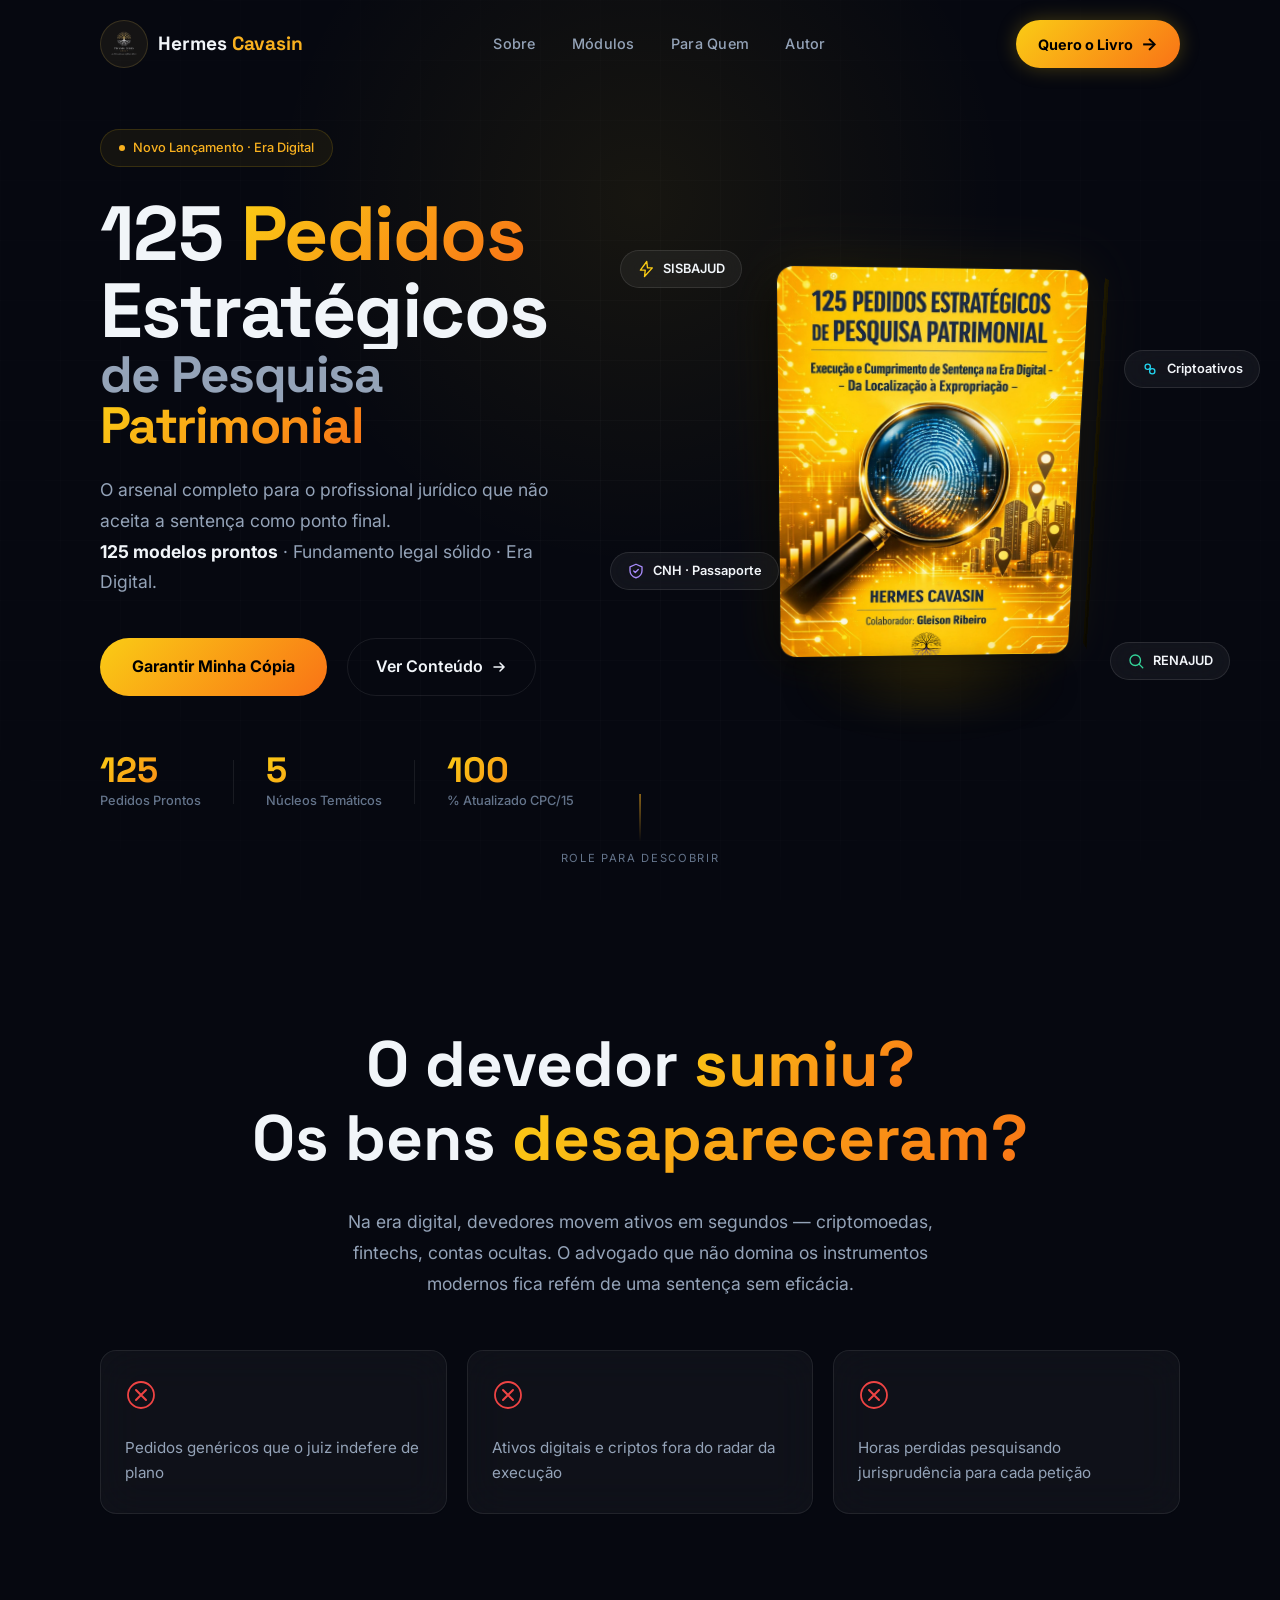
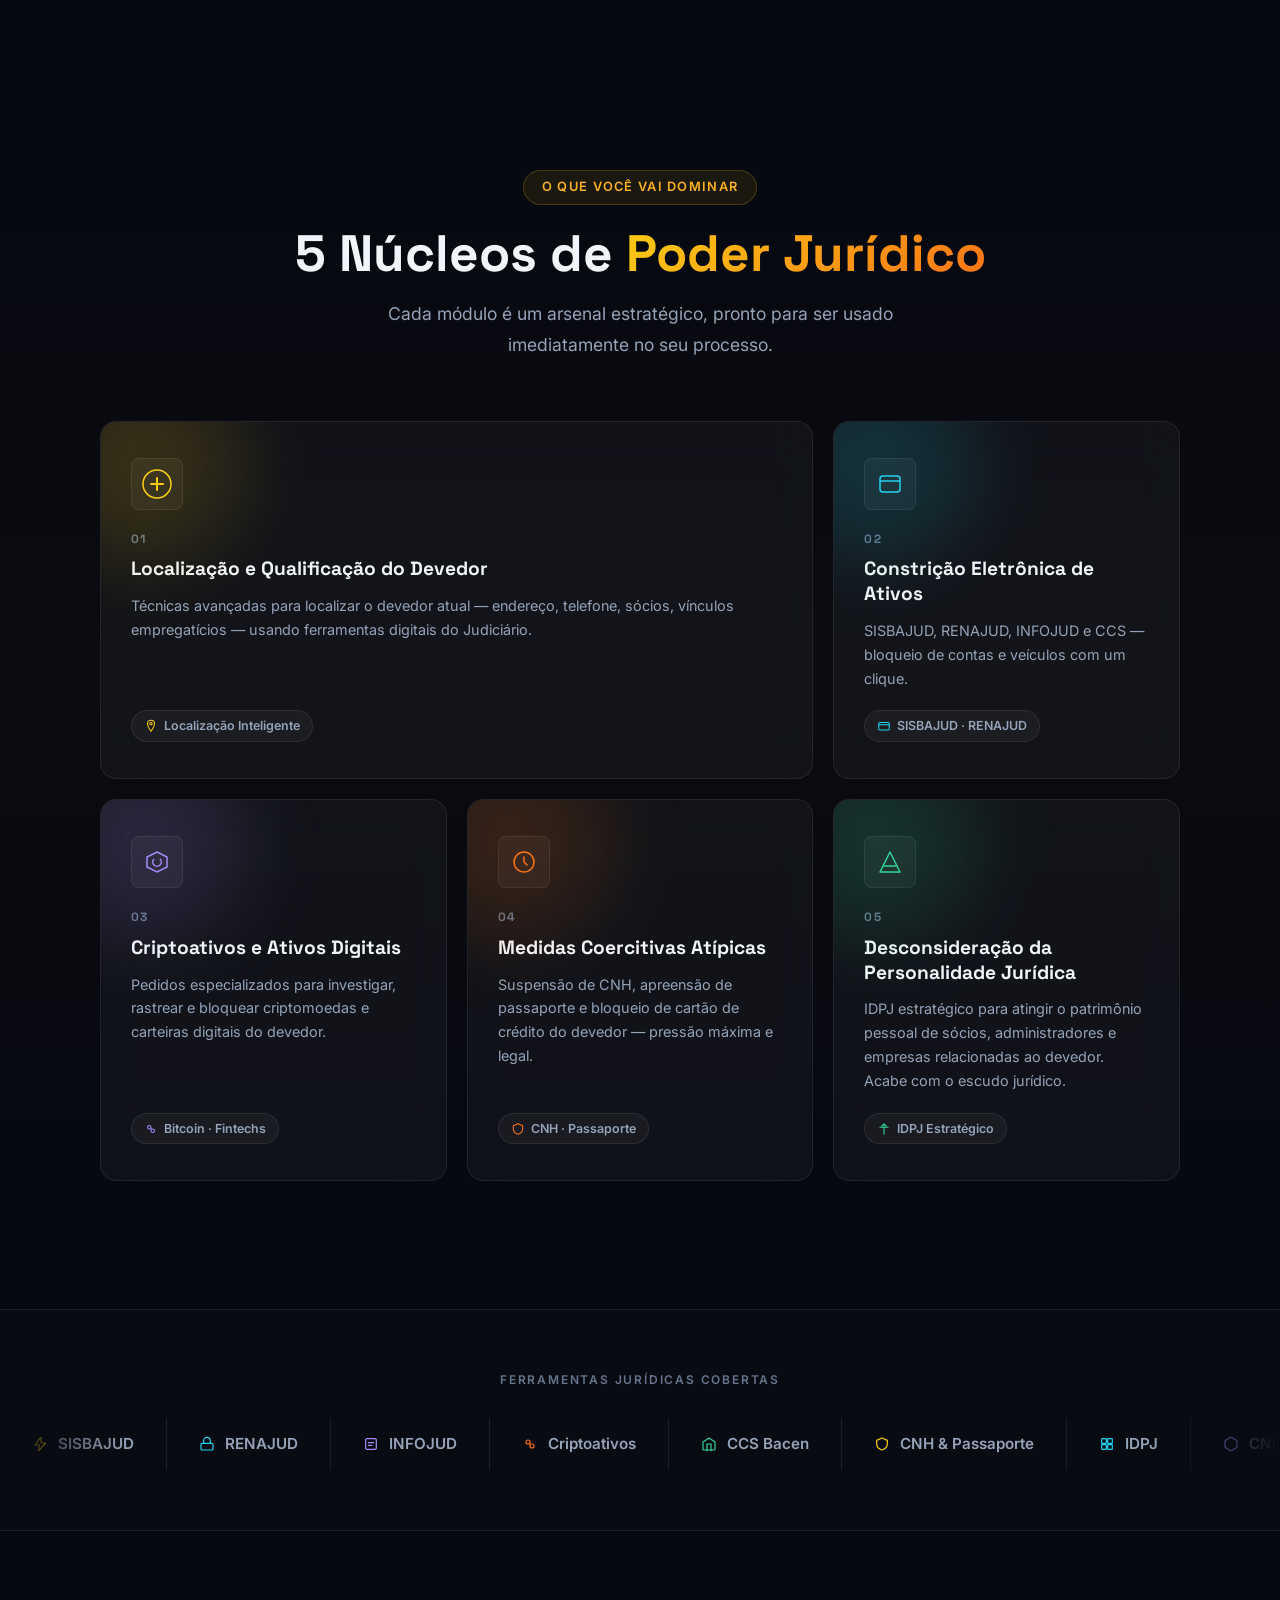
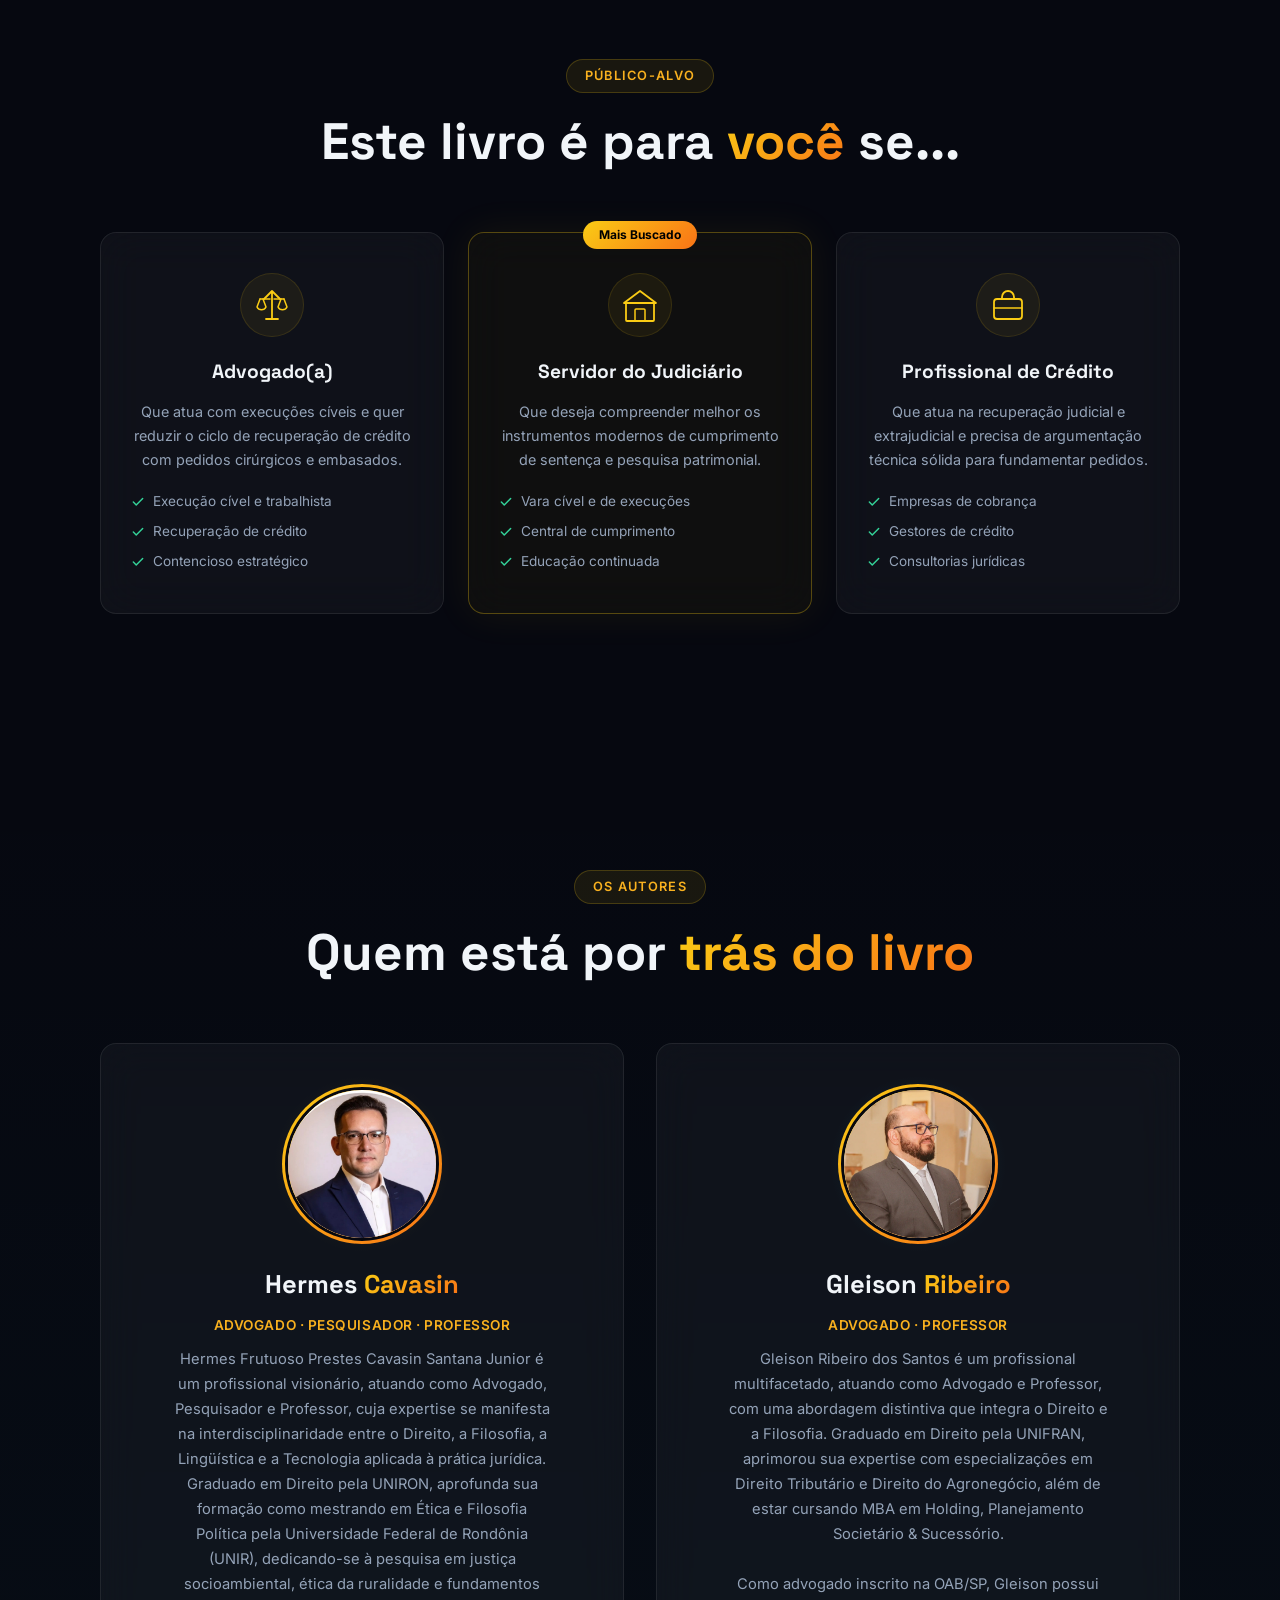
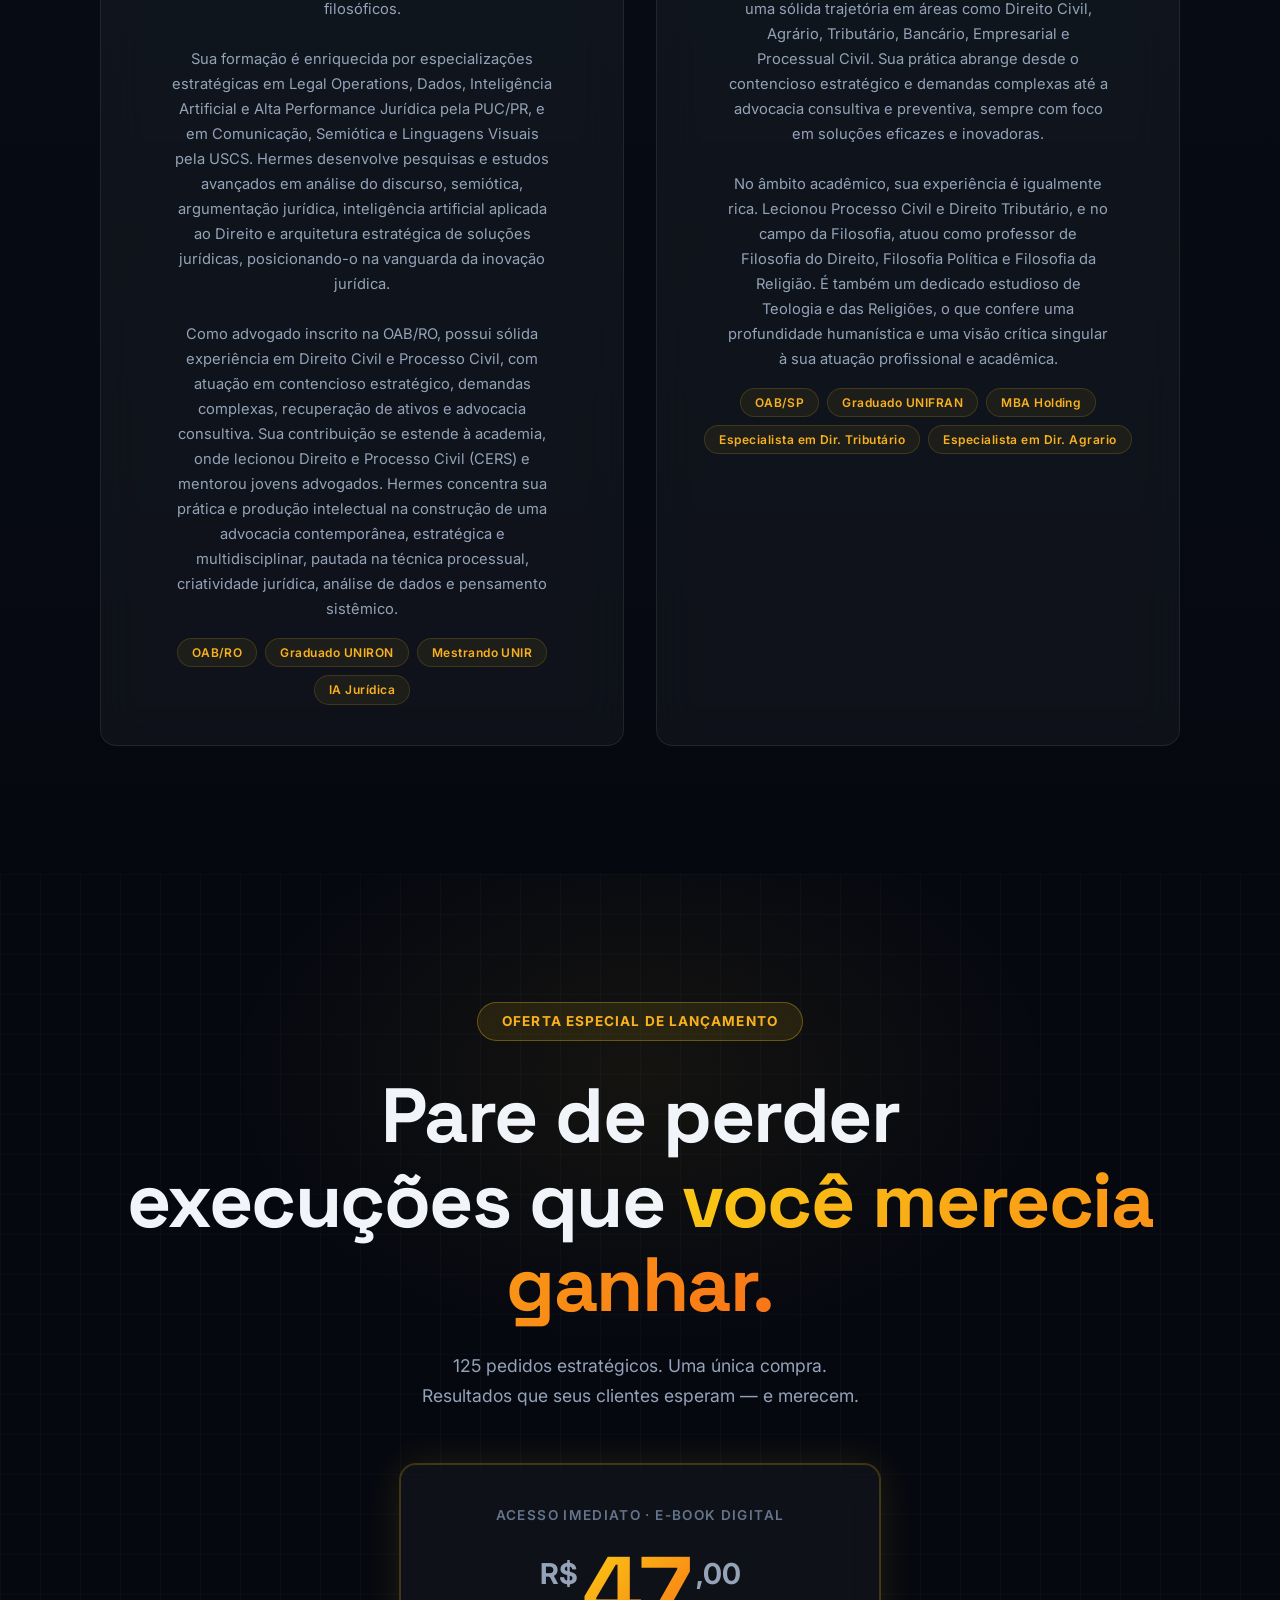
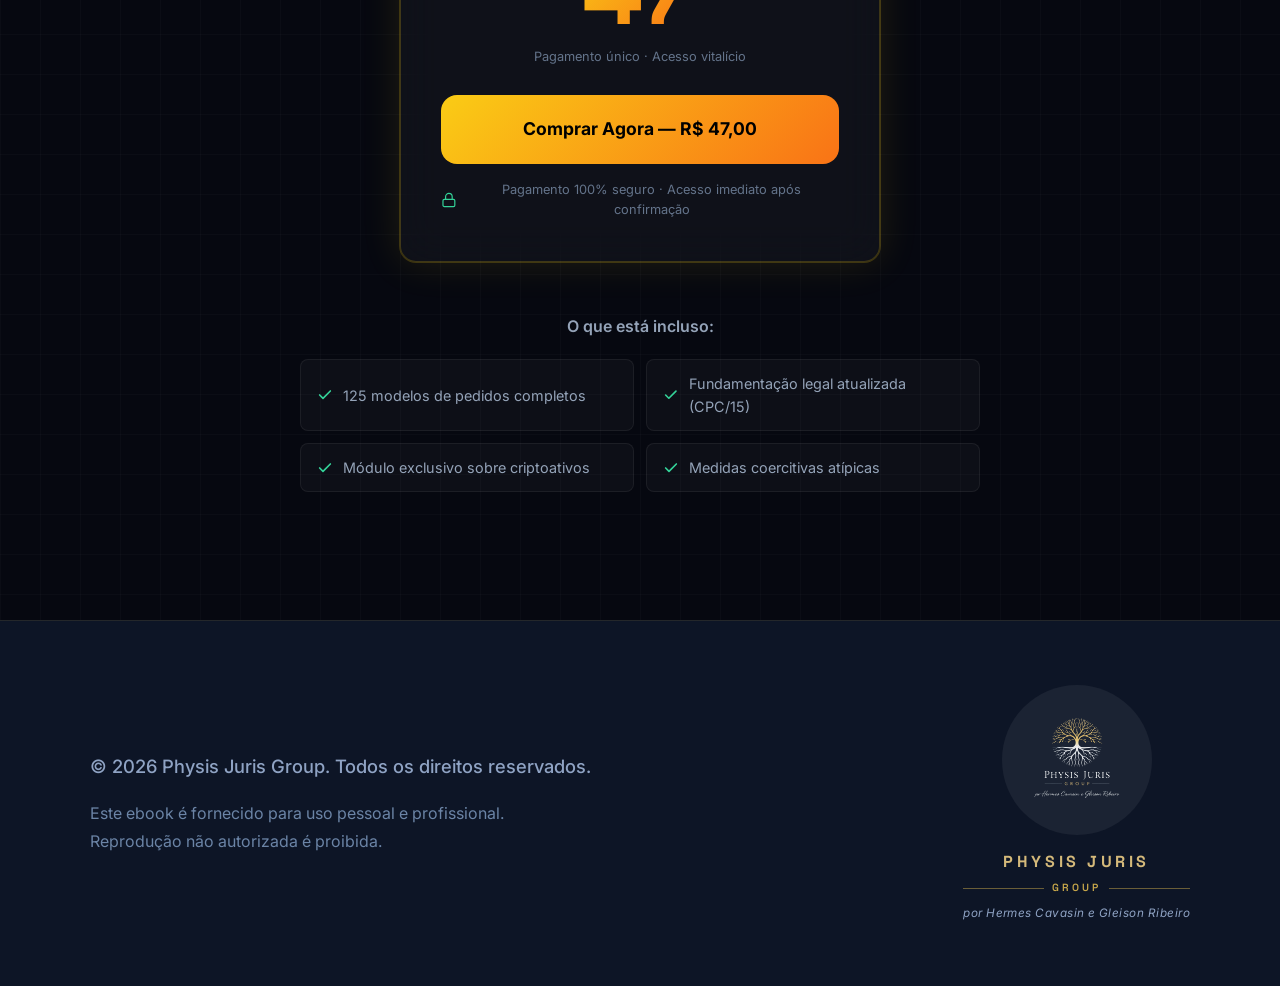
<file: index.html>
<!DOCTYPE html>
<html lang="pt-BR">
<head>
  <meta charset="UTF-8" />
  <meta name="viewport" content="width=device-width, initial-scale=1.0" />
  <title>125 Pedidos Estratégicos de Pesquisa Patrimonial | Hermes Cavasin</title>
  <meta name="description" content="O guia definitivo com 125 pedidos estratégicos para recuperação de crédito na era digital. SISBAJUD, criptoativos, RENAJUD e muito mais — para advogados e profissionais jurídicos." />
  <link rel="preconnect" href="https://fonts.googleapis.com" />
  <link rel="preconnect" href="https://fonts.gstatic.com" crossorigin />
  <link href="https://fonts.googleapis.com/css2?family=Inter:wght@300;400;500;600;700;800;900&family=Space+Grotesk:wght@400;500;600;700&display=swap" rel="stylesheet" />
  <link rel="stylesheet" href="style.css" />
</head>
<body>


  <!-- ===================== NAVBAR ===================== -->
  <nav class="navbar" id="navbar">
    <div class="nav-container">
      <div class="nav-logo">
        <img src="physis_juris_logo.png" alt="Physis Juris Group" class="nav-physis-logo" />
        <span class="logo-text">Hermes <span class="logo-accent">Cavasin</span></span>
      </div>
      <ul class="nav-links">
        <li><a href="#sobre">Sobre</a></li>
        <li><a href="#modulos">Módulos</a></li>
        <li><a href="#para-quem">Para Quem</a></li>
        <li><a href="#autor">Autor</a></li>
      </ul>
      <a href="#cta" class="nav-cta">
        Quero o Livro
        <span class="cta-arrow">→</span>
      </a>
    </div>
  </nav>

  <!-- ===================== HERO ===================== -->
  <section class="hero" id="hero">
    <div class="hero-bg-grid"></div>
    <div class="hero-radial-glow"></div>
    <div class="hero-particles" id="heroParticles"></div>

    <div class="hero-container">
      <div class="hero-content">
        <div class="hero-badge reveal-up">
          <span class="badge-dot"></span>
          <span>Novo Lançamento · Era Digital</span>
        </div>

        <h1 class="hero-title">
          <span class="title-line reveal-up delay-1">
            <span class="word" data-word="125">125</span>
            <span class="word highlight-word" data-word="Pedidos">Pedidos</span>
          </span>
          <span class="title-line reveal-up delay-2">
            <span class="word" data-word="Estratégicos">Estratégicos</span>
          </span>
          <span class="title-line title-sub reveal-up delay-3">
            de Pesquisa <span class="gradient-text">Patrimonial</span>
          </span>
        </h1>

        <p class="hero-subtitle reveal-up delay-4">
          O arsenal completo para o profissional jurídico que não aceita a sentença como ponto final.<br />
          <strong>125 modelos prontos</strong> · Fundamento legal sólido · Era Digital.
        </p>

        <div class="hero-actions reveal-up delay-5">
          <a href="#cta" class="btn-primary magnetic-btn">
            <span class="btn-text">Garantir Minha Cópia</span>
            <span class="btn-shine"></span>
            <span class="btn-bg"></span>
          </a>
          <a href="#modulos" class="btn-secondary">
            Ver Conteúdo
            <svg width="16" height="16" viewBox="0 0 16 16" fill="none"><path d="M3 8h10M9 4l4 4-4 4" stroke="currentColor" stroke-width="1.5" stroke-linecap="round"/></svg>
          </a>
        </div>

        <div class="hero-stats reveal-up delay-6">
          <div class="stat-item">
            <span class="stat-number" data-target="125">0</span>
            <span class="stat-label">Pedidos Prontos</span>
          </div>
          <div class="stat-divider"></div>
          <div class="stat-item">
            <span class="stat-number" data-target="5">0</span>
            <span class="stat-label">Núcleos Temáticos</span>
          </div>
          <div class="stat-divider"></div>
          <div class="stat-item">
            <span class="stat-number" data-target="100">0</span>
            <span class="stat-label">% Atualizado CPC/15</span>
          </div>
        </div>
      </div>

      <div class="hero-visual reveal-right">
        <div class="book-wrapper" id="bookWrapper">
          <div class="book-glow"></div>
          <div class="book-3d" id="book3d">
            <div class="book-front">
              <img src="book_cover.png" alt="125 Pedidos Estratégicos" class="book-cover-img" />
            </div>
            <div class="book-spine"></div>
          </div>
          <div class="book-shadow"></div>
        </div>

        <!-- Floating badges around book — SVG icons profissionais -->
        <div class="float-badge badge-1">
          <!-- Lightning bolt / SISBAJUD -->
          <svg class="fi-icon" width="18" height="18" viewBox="0 0 24 24" fill="none"><path d="M13 2L4.5 13.5H11L10 22L20.5 10.5H14L13 2Z" stroke="#FACC15" stroke-width="1.8" stroke-linejoin="round"/></svg>
          <span>SISBAJUD</span>
        </div>
        <div class="float-badge badge-2">
          <!-- Crypto/chain icon -->
          <svg class="fi-icon" width="18" height="18" viewBox="0 0 24 24" fill="none"><circle cx="9" cy="9" r="3.5" stroke="#22D3EE" stroke-width="1.8"/><circle cx="15" cy="15" r="3.5" stroke="#22D3EE" stroke-width="1.8"/><path d="M11.5 11.5l1 1" stroke="#22D3EE" stroke-width="1.8" stroke-linecap="round"/></svg>
          <span>Criptoativos</span>
        </div>
        <div class="float-badge badge-3">
          <!-- Shield / coercitivas -->
          <svg class="fi-icon" width="18" height="18" viewBox="0 0 24 24" fill="none"><path d="M12 3l8 3.5v5c0 4.5-3.5 8-8 9.5C7.5 19.5 4 16 4 11.5v-5L12 3z" stroke="#A78BFA" stroke-width="1.8" stroke-linejoin="round"/><path d="M9 12l2 2 4-4" stroke="#A78BFA" stroke-width="1.8" stroke-linecap="round" stroke-linejoin="round"/></svg>
          <span>CNH · Passaporte</span>
        </div>
        <div class="float-badge badge-4">
          <!-- Search / RENAJUD -->
          <svg class="fi-icon" width="18" height="18" viewBox="0 0 24 24" fill="none"><circle cx="11" cy="11" r="7" stroke="#34D399" stroke-width="1.8"/><path d="M16.5 16.5L21 21" stroke="#34D399" stroke-width="1.8" stroke-linecap="round"/></svg>
          <span>RENAJUD</span>
        </div>
      </div>
    </div>

    <!-- scroll indicator -->
    <div class="scroll-indicator">
      <div class="scroll-line"></div>
      <span>role para descobrir</span>
    </div>
  </section>

  <!-- ===================== PROBLEM ===================== -->
  <section class="problem-section" id="sobre">
    <div class="section-container">
      <div class="problem-content reveal-up">
        <h2 class="section-title">
          O devedor <span class="gradient-text">sumiu?</span><br />
          Os bens <span class="gradient-text">desapareceram?</span>
        </h2>
        <p class="section-desc">
          Na era digital, devedores movem ativos em segundos — criptomoedas, fintechs, contas ocultas. 
          O advogado que não domina os instrumentos modernos fica refém de uma sentença sem eficácia.
        </p>
        <div class="problem-cards">
          <div class="problem-card glass-card tilt-card">
            <!-- X circle SVG -->
            <div class="problem-icon">
              <svg width="32" height="32" viewBox="0 0 32 32" fill="none"><circle cx="16" cy="16" r="13" stroke="#EF4444" stroke-width="1.8"/><path d="M11 11l10 10M21 11l-10 10" stroke="#EF4444" stroke-width="2" stroke-linecap="round"/></svg>
            </div>
            <p>Pedidos genéricos que o juiz indefere de plano</p>
          </div>
          <div class="problem-card glass-card tilt-card">
            <div class="problem-icon">
              <svg width="32" height="32" viewBox="0 0 32 32" fill="none"><circle cx="16" cy="16" r="13" stroke="#EF4444" stroke-width="1.8"/><path d="M11 11l10 10M21 11l-10 10" stroke="#EF4444" stroke-width="2" stroke-linecap="round"/></svg>
            </div>
            <p>Ativos digitais e criptos fora do radar da execução</p>
          </div>
          <div class="problem-card glass-card tilt-card">
            <div class="problem-icon">
              <svg width="32" height="32" viewBox="0 0 32 32" fill="none"><circle cx="16" cy="16" r="13" stroke="#EF4444" stroke-width="1.8"/><path d="M11 11l10 10M21 11l-10 10" stroke="#EF4444" stroke-width="2" stroke-linecap="round"/></svg>
            </div>
            <p>Horas perdidas pesquisando jurisprudência para cada petição</p>
          </div>
        </div>
      </div>
    </div>
  </section>

  <!-- ===================== MODULES / BENTO GRID ===================== -->
  <section class="modules-section" id="modulos">
    <div class="section-container">
      <div class="section-header reveal-up">
        <span class="section-tag">O Que Você Vai Dominar</span>
        <h2 class="section-title">5 Núcleos de <span class="gradient-text">Poder Jurídico</span></h2>
        <p class="section-desc">Cada módulo é um arsenal estratégico, pronto para ser usado imediatamente no seu processo.</p>
      </div>

      <div class="bento-grid reveal-up">

        <!-- Card 1 - Large -->
        <div class="bento-card bento-large glass-card tilt-card" data-color="#FACC15">
          <div class="bento-glow" style="--glow-color: rgba(250,204,21,0.15)"></div>
          <div class="bento-icon-wrap" style="--icon-color: #FACC15">
            <svg width="32" height="32" viewBox="0 0 32 32" fill="none"><circle cx="16" cy="16" r="14" stroke="#FACC15" stroke-width="1.5"/><path d="M10 16h12M16 10v12" stroke="#FACC15" stroke-width="2" stroke-linecap="round"/></svg>
          </div>
          <div class="bento-number">01</div>
          <h3 class="bento-title">Localização e Qualificação do Devedor</h3>
          <p class="bento-desc">Técnicas avançadas para localizar o devedor atual — endereço, telefone, sócios, vínculos empregatícios — usando ferramentas digitais do Judiciário.</p>
          <div class="bento-tag">
            <!-- Pin SVG -->
            <svg width="14" height="14" viewBox="0 0 24 24" fill="none"><path d="M12 2C8.69 2 6 4.69 6 8c0 4.5 6 13 6 13s6-8.5 6-13c0-3.31-2.69-6-6-6z" stroke="#FACC15" stroke-width="1.8"/><circle cx="12" cy="8" r="2" stroke="#FACC15" stroke-width="1.8"/></svg>
            Localização Inteligente
          </div>
        </div>

        <!-- Card 2 -->
        <div class="bento-card glass-card tilt-card" data-color="#22D3EE">
          <div class="bento-glow" style="--glow-color: rgba(34,211,238,0.15)"></div>
          <div class="bento-icon-wrap" style="--icon-color: #22D3EE">
            <svg width="28" height="28" viewBox="0 0 28 28" fill="none"><rect x="4" y="6" width="20" height="16" rx="3" stroke="#22D3EE" stroke-width="1.5"/><path d="M4 11h20" stroke="#22D3EE" stroke-width="1.5"/></svg>
          </div>
          <div class="bento-number">02</div>
          <h3 class="bento-title">Constrição Eletrônica de Ativos</h3>
          <p class="bento-desc">SISBAJUD, RENAJUD, INFOJUD e CCS — bloqueio de contas e veículos com um clique.</p>
          <div class="bento-tag">
            <svg width="14" height="14" viewBox="0 0 24 24" fill="none"><rect x="3" y="6" width="18" height="13" rx="2" stroke="#22D3EE" stroke-width="1.8"/><path d="M3 10h18" stroke="#22D3EE" stroke-width="1.8"/></svg>
            SISBAJUD · RENAJUD
          </div>
        </div>

        <!-- Card 3 -->
        <div class="bento-card glass-card tilt-card" data-color="#A78BFA">
          <div class="bento-glow" style="--glow-color: rgba(167,139,250,0.15)"></div>
          <div class="bento-icon-wrap" style="--icon-color: #A78BFA">
            <svg width="28" height="28" viewBox="0 0 28 28" fill="none"><path d="M14 4 L24 9 L24 19 L14 24 L4 19 L4 9 Z" stroke="#A78BFA" stroke-width="1.5"/><path d="M14 14 m-3,-3 a4.24,4.24 0 1 0 6,0" stroke="#A78BFA" stroke-width="1.5"/></svg>
          </div>
          <div class="bento-number">03</div>
          <h3 class="bento-title">Criptoativos e Ativos Digitais</h3>
          <p class="bento-desc">Pedidos especializados para investigar, rastrear e bloquear criptomoedas e carteiras digitais do devedor.</p>
          <div class="bento-tag">
            <svg width="14" height="14" viewBox="0 0 24 24" fill="none"><circle cx="9" cy="9" r="3" stroke="#A78BFA" stroke-width="1.8"/><circle cx="15" cy="15" r="3" stroke="#A78BFA" stroke-width="1.8"/><path d="M11.5 11.5l1 1" stroke="#A78BFA" stroke-width="1.8" stroke-linecap="round"/></svg>
            Bitcoin · Fintechs
          </div>
        </div>

        <!-- Card 4 -->
        <div class="bento-card glass-card tilt-card" data-color="#F97316">
          <div class="bento-glow" style="--glow-color: rgba(249,115,22,0.15)"></div>
          <div class="bento-icon-wrap" style="--icon-color: #F97316">
            <svg width="28" height="28" viewBox="0 0 28 28" fill="none"><circle cx="14" cy="14" r="10" stroke="#F97316" stroke-width="1.5"/><path d="M14 9v5l3 3" stroke="#F97316" stroke-width="1.5" stroke-linecap="round"/></svg>
          </div>
          <div class="bento-number">04</div>
          <h3 class="bento-title">Medidas Coercitivas Atípicas</h3>
          <p class="bento-desc">Suspensão de CNH, apreensão de passaporte e bloqueio de cartão de crédito do devedor — pressão máxima e legal.</p>
          <div class="bento-tag">
            <svg width="14" height="14" viewBox="0 0 24 24" fill="none"><path d="M12 3l8 3.5v5c0 4.5-3.5 8-8 9.5C7.5 19.5 4 16 4 11.5v-5L12 3z" stroke="#F97316" stroke-width="1.8" stroke-linejoin="round"/></svg>
            CNH · Passaporte
          </div>
        </div>

        <!-- Card 5 - Large -->
        <div class="bento-card glass-card tilt-card" data-color="#34D399">
          <div class="bento-glow" style="--glow-color: rgba(52,211,153,0.15)"></div>
          <div class="bento-icon-wrap" style="--icon-color: #34D399">
            <svg width="32" height="32" viewBox="0 0 32 32" fill="none"><path d="M6 26 L16 6 L26 26 Z" stroke="#34D399" stroke-width="1.5" stroke-linejoin="round"/><path d="M10 20 h12" stroke="#34D399" stroke-width="1.5" stroke-linecap="round"/></svg>
          </div>
          <div class="bento-number">05</div>
          <h3 class="bento-title">Desconsideração da Personalidade Jurídica</h3>
          <p class="bento-desc">IDPJ estratégico para atingir o patrimônio pessoal de sócios, administradores e empresas relacionadas ao devedor. Acabe com o escudo jurídico.</p>
          <div class="bento-tag">
            <svg width="14" height="14" viewBox="0 0 24 24" fill="none"><path d="M12 3v18M12 3l-4 4M12 3l4 4" stroke="#34D399" stroke-width="1.8" stroke-linecap="round" stroke-linejoin="round"/><path d="M5 9h14" stroke="#34D399" stroke-width="1.8" stroke-linecap="round"/></svg>
            IDPJ Estratégico
          </div>
        </div>

      </div>
    </div>
  </section>

  <!-- ===================== MARQUEE / SHOWCASE ===================== -->
  <section class="marquee-section">
    <div class="marquee-label reveal-up">Ferramentas Jurídicas Cobertas</div>
    <div class="marquee-wrapper">
      <div class="marquee-track">
        <div class="marquee-item"><svg class="mq-icon" width="16" height="16" viewBox="0 0 24 24" fill="none"><path d="M13 2L4.5 13.5H11L10 22L20.5 10.5H14L13 2Z" stroke="#FACC15" stroke-width="1.8" stroke-linejoin="round"/></svg> SISBAJUD</div>
        <div class="marquee-item"><svg class="mq-icon" width="16" height="16" viewBox="0 0 24 24" fill="none"><rect x="3" y="11" width="18" height="10" rx="2" stroke="#22D3EE" stroke-width="1.8"/><path d="M7 11V7a5 5 0 0 1 10 0v4" stroke="#22D3EE" stroke-width="1.8" stroke-linecap="round"/></svg> RENAJUD</div>
        <div class="marquee-item"><svg class="mq-icon" width="16" height="16" viewBox="0 0 24 24" fill="none"><rect x="4" y="4" width="16" height="16" rx="2" stroke="#A78BFA" stroke-width="1.8"/><path d="M8 10h8M8 14h5" stroke="#A78BFA" stroke-width="1.8" stroke-linecap="round"/></svg> INFOJUD</div>
        <div class="marquee-item"><svg class="mq-icon" width="16" height="16" viewBox="0 0 24 24" fill="none"><circle cx="9" cy="9" r="3" stroke="#F97316" stroke-width="1.8"/><circle cx="15" cy="15" r="3" stroke="#F97316" stroke-width="1.8"/><path d="M11.5 11.5l1 1" stroke="#F97316" stroke-width="1.8" stroke-linecap="round"/></svg> Criptoativos</div>
        <div class="marquee-item"><svg class="mq-icon" width="16" height="16" viewBox="0 0 24 24" fill="none"><path d="M3 9l9-6 9 6v11a1 1 0 0 1-1 1H4a1 1 0 0 1-1-1V9z" stroke="#34D399" stroke-width="1.8" stroke-linejoin="round"/><path d="M9 22V12h6v10" stroke="#34D399" stroke-width="1.8" stroke-linecap="round"/></svg> CCS Bacen</div>
        <div class="marquee-item"><svg class="mq-icon" width="16" height="16" viewBox="0 0 24 24" fill="none"><path d="M12 3l8 3.5v5c0 4.5-3.5 8-8 9.5C7.5 19.5 4 16 4 11.5v-5L12 3z" stroke="#FACC15" stroke-width="1.8" stroke-linejoin="round"/></svg> CNH &amp; Passaporte</div>
        <div class="marquee-item"><svg class="mq-icon" width="16" height="16" viewBox="0 0 24 24" fill="none"><rect x="4" y="4" width="7" height="7" rx="1" stroke="#22D3EE" stroke-width="1.8"/><rect x="13" y="4" width="7" height="7" rx="1" stroke="#22D3EE" stroke-width="1.8"/><rect x="4" y="13" width="7" height="7" rx="1" stroke="#22D3EE" stroke-width="1.8"/><rect x="13" y="13" width="7" height="7" rx="1" stroke="#22D3EE" stroke-width="1.8"/></svg> IDPJ</div>
        <div class="marquee-item"><svg class="mq-icon" width="16" height="16" viewBox="0 0 24 24" fill="none"><path d="M21 16V8a2 2 0 0 0-1-1.73l-7-4a2 2 0 0 0-2 0l-7 4A2 2 0 0 0 3 8v8a2 2 0 0 0 1 1.73l7 4a2 2 0 0 0 2 0l7-4A2 2 0 0 0 21 16z" stroke="#A78BFA" stroke-width="1.8" stroke-linejoin="round"/></svg> CNIB</div>
        <div class="marquee-item"><svg class="mq-icon" width="16" height="16" viewBox="0 0 24 24" fill="none"><rect x="5" y="2" width="14" height="20" rx="2" stroke="#F97316" stroke-width="1.8"/><path d="M9 7h6M9 11h6M9 15h4" stroke="#F97316" stroke-width="1.8" stroke-linecap="round"/></svg> Fintechs</div>
        <div class="marquee-item"><svg class="mq-icon" width="16" height="16" viewBox="0 0 24 24" fill="none"><rect x="3" y="11" width="18" height="10" rx="2" stroke="#34D399" stroke-width="1.8"/><path d="M7 11V7a5 5 0 0 1 10 0v4" stroke="#34D399" stroke-width="1.8" stroke-linecap="round"/></svg> Carteiras Digitais</div>
        <!-- Duplicate for infinite scroll -->
        <div class="marquee-item"><svg class="mq-icon" width="16" height="16" viewBox="0 0 24 24" fill="none"><path d="M13 2L4.5 13.5H11L10 22L20.5 10.5H14L13 2Z" stroke="#FACC15" stroke-width="1.8" stroke-linejoin="round"/></svg> SISBAJUD</div>
        <div class="marquee-item"><svg class="mq-icon" width="16" height="16" viewBox="0 0 24 24" fill="none"><rect x="3" y="11" width="18" height="10" rx="2" stroke="#22D3EE" stroke-width="1.8"/><path d="M7 11V7a5 5 0 0 1 10 0v4" stroke="#22D3EE" stroke-width="1.8" stroke-linecap="round"/></svg> RENAJUD</div>
        <div class="marquee-item"><svg class="mq-icon" width="16" height="16" viewBox="0 0 24 24" fill="none"><rect x="4" y="4" width="16" height="16" rx="2" stroke="#A78BFA" stroke-width="1.8"/><path d="M8 10h8M8 14h5" stroke="#A78BFA" stroke-width="1.8" stroke-linecap="round"/></svg> INFOJUD</div>
        <div class="marquee-item"><svg class="mq-icon" width="16" height="16" viewBox="0 0 24 24" fill="none"><circle cx="9" cy="9" r="3" stroke="#F97316" stroke-width="1.8"/><circle cx="15" cy="15" r="3" stroke="#F97316" stroke-width="1.8"/><path d="M11.5 11.5l1 1" stroke="#F97316" stroke-width="1.8" stroke-linecap="round"/></svg> Criptoativos</div>
        <div class="marquee-item"><svg class="mq-icon" width="16" height="16" viewBox="0 0 24 24" fill="none"><path d="M3 9l9-6 9 6v11a1 1 0 0 1-1 1H4a1 1 0 0 1-1-1V9z" stroke="#34D399" stroke-width="1.8" stroke-linejoin="round"/><path d="M9 22V12h6v10" stroke="#34D399" stroke-width="1.8" stroke-linecap="round"/></svg> CCS Bacen</div>
        <div class="marquee-item"><svg class="mq-icon" width="16" height="16" viewBox="0 0 24 24" fill="none"><path d="M12 3l8 3.5v5c0 4.5-3.5 8-8 9.5C7.5 19.5 4 16 4 11.5v-5L12 3z" stroke="#FACC15" stroke-width="1.8" stroke-linejoin="round"/></svg> CNH &amp; Passaporte</div>
        <div class="marquee-item"><svg class="mq-icon" width="16" height="16" viewBox="0 0 24 24" fill="none"><rect x="4" y="4" width="7" height="7" rx="1" stroke="#22D3EE" stroke-width="1.8"/><rect x="13" y="4" width="7" height="7" rx="1" stroke="#22D3EE" stroke-width="1.8"/><rect x="4" y="13" width="7" height="7" rx="1" stroke="#22D3EE" stroke-width="1.8"/><rect x="13" y="13" width="7" height="7" rx="1" stroke="#22D3EE" stroke-width="1.8"/></svg> IDPJ</div>
        <div class="marquee-item"><svg class="mq-icon" width="16" height="16" viewBox="0 0 24 24" fill="none"><path d="M21 16V8a2 2 0 0 0-1-1.73l-7-4a2 2 0 0 0-2 0l-7 4A2 2 0 0 0 3 8v8a2 2 0 0 0 1 1.73l7 4a2 2 0 0 0 2 0l7-4A2 2 0 0 0 21 16z" stroke="#A78BFA" stroke-width="1.8" stroke-linejoin="round"/></svg> CNIB</div>
        <div class="marquee-item"><svg class="mq-icon" width="16" height="16" viewBox="0 0 24 24" fill="none"><rect x="5" y="2" width="14" height="20" rx="2" stroke="#F97316" stroke-width="1.8"/><path d="M9 7h6M9 11h6M9 15h4" stroke="#F97316" stroke-width="1.8" stroke-linecap="round"/></svg> Fintechs</div>
        <div class="marquee-item"><svg class="mq-icon" width="16" height="16" viewBox="0 0 24 24" fill="none"><rect x="3" y="11" width="18" height="10" rx="2" stroke="#34D399" stroke-width="1.8"/><path d="M7 11V7a5 5 0 0 1 10 0v4" stroke="#34D399" stroke-width="1.8" stroke-linecap="round"/></svg> Carteiras Digitais</div>
      </div>
    </div>
  </section>

  <!-- ===================== FOR WHOM ===================== -->
  <section class="for-whom-section" id="para-quem">
    <div class="section-container">
      <div class="section-header reveal-up">
        <span class="section-tag">Público-Alvo</span>
        <h2 class="section-title">Este livro é para <span class="gradient-text">você</span> se...</h2>
      </div>
      <div class="audience-grid reveal-up">
        <div class="audience-card glass-card tilt-card">
          <div class="aud-icon-wrap">
            <!-- Scales of justice SVG -->
            <svg width="40" height="40" viewBox="0 0 40 40" fill="none"><path d="M20 6v28M20 6l-8 8M20 6l8 8" stroke="#FACC15" stroke-width="1.8" stroke-linecap="round" stroke-linejoin="round"/><path d="M8 14h10M22 14h10" stroke="#FACC15" stroke-width="1.5" stroke-linecap="round"/><path d="M8 14l-3 8a5 5 0 0 0 9 0L11 14" stroke="#FACC15" stroke-width="1.5" stroke-linecap="round" stroke-linejoin="round"/><path d="M29 14l-3 8a5 5 0 0 0 9 0L32 14" stroke="#FACC15" stroke-width="1.5" stroke-linecap="round" stroke-linejoin="round"/><path d="M14 34h12" stroke="#FACC15" stroke-width="1.8" stroke-linecap="round"/></svg>
          </div>
          <h3>Advogado(a)</h3>
          <p>Que atua com execuções cíveis e quer reduzir o ciclo de recuperação de crédito com pedidos cirúrgicos e embasados.</p>
          <ul>
            <li>
              <svg width="14" height="14" viewBox="0 0 24 24" fill="none"><path d="M20 6L9 17l-5-5" stroke="#34D399" stroke-width="2.5" stroke-linecap="round" stroke-linejoin="round"/></svg>
              Execução cível e trabalhista
            </li>
            <li>
              <svg width="14" height="14" viewBox="0 0 24 24" fill="none"><path d="M20 6L9 17l-5-5" stroke="#34D399" stroke-width="2.5" stroke-linecap="round" stroke-linejoin="round"/></svg>
              Recuperação de crédito
            </li>
            <li>
              <svg width="14" height="14" viewBox="0 0 24 24" fill="none"><path d="M20 6L9 17l-5-5" stroke="#34D399" stroke-width="2.5" stroke-linecap="round" stroke-linejoin="round"/></svg>
              Contencioso estratégico
            </li>
          </ul>
        </div>
        <div class="audience-card glass-card tilt-card featured-card">
          <div class="featured-badge">Mais Buscado</div>
          <div class="aud-icon-wrap">
            <!-- Building/courthouse SVG -->
            <svg width="40" height="40" viewBox="0 0 40 40" fill="none"><rect x="6" y="18" width="28" height="18" rx="1" stroke="#FACC15" stroke-width="1.8"/><path d="M4 18h32M20 6l16 12H4L20 6z" stroke="#FACC15" stroke-width="1.8" stroke-linejoin="round"/><rect x="15" y="24" width="10" height="12" rx="1" stroke="#FACC15" stroke-width="1.5"/></svg>
          </div>
          <h3>Servidor do Judiciário</h3>
          <p>Que deseja compreender melhor os instrumentos modernos de cumprimento de sentença e pesquisa patrimonial.</p>
          <ul>
            <li>
              <svg width="14" height="14" viewBox="0 0 24 24" fill="none"><path d="M20 6L9 17l-5-5" stroke="#34D399" stroke-width="2.5" stroke-linecap="round" stroke-linejoin="round"/></svg>
              Vara cível e de execuções
            </li>
            <li>
              <svg width="14" height="14" viewBox="0 0 24 24" fill="none"><path d="M20 6L9 17l-5-5" stroke="#34D399" stroke-width="2.5" stroke-linecap="round" stroke-linejoin="round"/></svg>
              Central de cumprimento
            </li>
            <li>
              <svg width="14" height="14" viewBox="0 0 24 24" fill="none"><path d="M20 6L9 17l-5-5" stroke="#34D399" stroke-width="2.5" stroke-linecap="round" stroke-linejoin="round"/></svg>
              Educação continuada
            </li>
          </ul>
        </div>
        <div class="audience-card glass-card tilt-card">
          <div class="aud-icon-wrap">
            <!-- Briefcase SVG -->
            <svg width="40" height="40" viewBox="0 0 40 40" fill="none"><rect x="6" y="14" width="28" height="20" rx="3" stroke="#FACC15" stroke-width="1.8"/><path d="M14 14v-2a6 6 0 0 1 12 0v2" stroke="#FACC15" stroke-width="1.8" stroke-linecap="round"/><path d="M6 23h28" stroke="#FACC15" stroke-width="1.5" stroke-linecap="round"/></svg>
          </div>
          <h3>Profissional de Crédito</h3>
          <p>Que atua na recuperação judicial e extrajudicial e precisa de argumentação técnica sólida para fundamentar pedidos.</p>
          <ul>
            <li>
              <svg width="14" height="14" viewBox="0 0 24 24" fill="none"><path d="M20 6L9 17l-5-5" stroke="#34D399" stroke-width="2.5" stroke-linecap="round" stroke-linejoin="round"/></svg>
              Empresas de cobrança
            </li>
            <li>
              <svg width="14" height="14" viewBox="0 0 24 24" fill="none"><path d="M20 6L9 17l-5-5" stroke="#34D399" stroke-width="2.5" stroke-linecap="round" stroke-linejoin="round"/></svg>
              Gestores de crédito
            </li>
            <li>
              <svg width="14" height="14" viewBox="0 0 24 24" fill="none"><path d="M20 6L9 17l-5-5" stroke="#34D399" stroke-width="2.5" stroke-linecap="round" stroke-linejoin="round"/></svg>
              Consultorias jurídicas
            </li>
          </ul>
        </div>
      </div>
    </div>
  </section>

  <!-- ===================== AUTHOR ===================== -->
  <section class="author-section" id="autor">
    <div class="section-container">
      <div class="section-header reveal-up">
        <span class="section-tag">Os Autores</span>
        <h2 class="section-title">Quem está por <span class="gradient-text">trás do livro</span></h2>
      </div>

      <div class="authors-grid reveal-up">

        <!-- Hermes Cavasin -->
        <div class="author-card glass-card">
          <div class="author-photo-wrap">
            <div class="author-photo-ring">
              <img src="hermes_cavasin.jpg" alt="Hermes Cavasin" class="author-photo" />
            </div>
            <div class="author-photo-glow"></div>
          </div>
          <div class="author-card-content">
            <h3 class="author-name">Hermes <span class="gradient-text">Cavasin</span></h3>
            <p class="author-role">Advogado · Pesquisador · Professor</p>
            <p class="author-bio-text">
              Hermes Frutuoso Prestes Cavasin Santana Junior é um profissional visionário, atuando como Advogado, Pesquisador e Professor, cuja expertise se manifesta na interdisciplinaridade entre o Direito, a Filosofia, a Lingüística e a Tecnologia aplicada à prática jurídica. Graduado em Direito pela UNIRON, aprofunda sua formação como mestrando em Ética e Filosofia Política pela Universidade Federal de Rondônia (UNIR), dedicando-se à pesquisa em justiça socioambiental, ética da ruralidade e fundamentos filosóficos.
              <br><br>Sua formação é enriquecida por especializações estratégicas em Legal Operations, Dados, Inteligência Artificial e Alta Performance Jurídica pela PUC/PR, e em Comunicação, Semiótica e Linguagens Visuais pela USCS. Hermes desenvolve pesquisas e estudos avançados em análise do discurso, semiótica, argumentação jurídica, inteligência artificial aplicada ao Direito e arquitetura estratégica de soluções jurídicas, posicionando-o na vanguarda da inovação jurídica.
              <br><br>Como advogado inscrito na OAB/RO, possui sólida experiência em Direito Civil e Processo Civil, com atuação em contencioso estratégico, demandas complexas, recuperação de ativos e advocacia consultiva. Sua contribuição se estende à academia, onde lecionou Direito e Processo Civil (CERS) e mentorou jovens advogados. Hermes concentra sua prática e produção intelectual na construção de uma advocacia contemporânea, estratégica e multidisciplinar, pautada na técnica processual, criatividade jurídica, análise de dados e pensamento sistêmico.
            </p>
            <div class="author-tags">
              <span class="author-tag">OAB/RO</span>
              <span class="author-tag">Graduado UNIRON</span>
              <span class="author-tag">Mestrando UNIR</span>
              <span class="author-tag">IA Jurídica</span>
            </div>
          </div>
        </div>

        <!-- Gleison Ribeiro -->
        <div class="author-card glass-card">
          <div class="author-photo-wrap">
            <div class="author-photo-ring">
              <img src="gleison_ribeiro.jpg" alt="Gleison Ribeiro" class="author-photo" />
            </div>
            <div class="author-photo-glow" style="--glow: rgba(34,211,238,0.15)"></div>
          </div>
          <div class="author-card-content">
            <h3 class="author-name">Gleison <span class="gradient-text">Ribeiro</span></h3>
            <p class="author-role">Advogado · Professor </p>
            <p class="author-bio-text">
              Gleison Ribeiro dos Santos é um profissional multifacetado, atuando como Advogado e Professor, com uma abordagem distintiva que integra o Direito e a Filosofia. Graduado em Direito pela UNIFRAN, aprimorou sua expertise com especializações em Direito Tributário e Direito do Agronegócio, além de estar cursando MBA em Holding, Planejamento Societário & Sucessório.
              <br><br>Como advogado inscrito na OAB/SP, Gleison possui uma sólida trajetória em áreas como Direito Civil, Agrário, Tributário, Bancário, Empresarial e Processual Civil. Sua prática abrange desde o contencioso estratégico e demandas complexas até a advocacia consultiva e preventiva, sempre com foco em soluções eficazes e inovadoras.
              <br><br>No âmbito acadêmico, sua experiência é igualmente rica. Lecionou Processo Civil e Direito Tributário, e no campo da Filosofia, atuou como professor de Filosofia do Direito, Filosofia Política e Filosofia da Religião. É também um dedicado estudioso de Teologia e das Religiões, o que confere uma profundidade humanística e uma visão crítica singular à sua atuação profissional e acadêmica.
            </p>
            <div class="author-tags">
              <span class="author-tag">OAB/SP</span>
              <span class="author-tag">Graduado UNIFRAN</span>
              <span class="author-tag">MBA Holding</span>
              <span class="author-tag">Especialista em Dir. Tributário</span>
              <span class="author-tag">Especialista em Dir. Agrario</span>
            </div>
          </div>
        </div>

      </div>
    </div>
  </section>

  <!-- ===================== Final CTA ===================== -->
  <section class="final-cta" id="cta">
    <div class="cta-bg-glow"></div>
    <div class="cta-grid-overlay"></div>
    <div class="section-container">
      <div class="cta-content reveal-up">
        <span class="cta-badge">Oferta Especial de Lançamento</span>
        <h2 class="cta-title">
          Pare de perder<br />
          execuções que <span class="gradient-text">você merecia ganhar.</span>
        </h2>
        <p class="cta-subtitle">
          125 pedidos estratégicos. Uma única compra.<br />
          Resultados que seus clientes esperam — e merecem.
        </p>

        <div class="price-block glass-card">
          <div class="price-label">Acesso Imediato · E-book Digital</div>
          <div class="price-display">
            <span class="price-currency">R$</span>
            <span class="price-value">47</span>
            <span class="price-cents">,00</span>
          </div>
          <div class="price-note">Pagamento único · Acesso vitalício</div>
          <a href="#" class="btn-primary btn-xl magnetic-btn">
            <span class="btn-text">Comprar Agora — R$ 47,00</span>
            <span class="btn-shine"></span>
            <span class="btn-bg"></span>
          </a>
          <div class="guarantee-row">
            <svg width="16" height="16" viewBox="0 0 24 24" fill="none"><rect x="3" y="11" width="18" height="11" rx="2" stroke="#34D399" stroke-width="1.8"/><path d="M7 11V7a5 5 0 0 1 10 0v4" stroke="#34D399" stroke-width="1.8" stroke-linecap="round"/></svg>
            <span>Pagamento 100% seguro · Acesso imediato após confirmação</span>
          </div>
        </div>

        <div class="cta-includes">
          <p class="includes-title">O que está incluso:</p>
          <div class="includes-grid">
            <div class="include-item">
              <svg width="16" height="16" viewBox="0 0 24 24" fill="none"><path d="M20 6L9 17l-5-5" stroke="#34D399" stroke-width="2.5" stroke-linecap="round" stroke-linejoin="round"/></svg>
              125 modelos de pedidos completos
            </div>
            <div class="include-item">
              <svg width="16" height="16" viewBox="0 0 24 24" fill="none"><path d="M20 6L9 17l-5-5" stroke="#34D399" stroke-width="2.5" stroke-linecap="round" stroke-linejoin="round"/></svg>
              Fundamentação legal atualizada (CPC/15)
            </div>
            <div class="include-item">
              <svg width="16" height="16" viewBox="0 0 24 24" fill="none"><path d="M20 6L9 17l-5-5" stroke="#34D399" stroke-width="2.5" stroke-linecap="round" stroke-linejoin="round"/></svg>
              Módulo exclusivo sobre criptoativos
            </div>
            <div class="include-item">
              <svg width="16" height="16" viewBox="0 0 24 24" fill="none"><path d="M20 6L9 17l-5-5" stroke="#34D399" stroke-width="2.5" stroke-linecap="round" stroke-linejoin="round"/></svg>
              Medidas coercitivas atípicas
            </div>
          </div>
        </div>
      </div>
    </div>
  </section>

  <!-- ===================== FOOTER ===================== -->
  <footer class="footer">
    <div class="footer-inner">
      <div class="footer-left">
        <p class="footer-copy">© 2026 Physis Juris Group. Todos os direitos reservados.</p>
        <p class="footer-legal">Este ebook é fornecido para uso pessoal e profissional.<br/>Reprodução não autorizada é proibida.</p>
      </div>

      <div class="footer-right">
        <div class="physis-logo-wrap">
          <img src="physis_juris_logo.png" alt="Physis Juris Group" class="physis-tree" />
          <div class="physis-text">
            <span class="physis-name">PHYSIS JURIS</span>
            <div class="physis-group-row">
              <span class="physis-line"></span>
              <span class="physis-group-word">GROUP</span>
              <span class="physis-line"></span>
            </div>
            <span class="physis-authors">por Hermes Cavasin e Gleison Ribeiro</span>
          </div>
        </div>
      </div>
    </div>
  </footer>

  <script src="script.js"></script>
</body>
</html>
</file>
<file: style.css>
/* ===================== RESET & BASE ===================== */
*, *::before, *::after { box-sizing: border-box; margin: 0; padding: 0; }

:root {
  --bg-base: #060810;
  --bg-card: rgba(255,255,255,0.04);
  --bg-card-hover: rgba(255,255,255,0.07);
  --border: rgba(255,255,255,0.08);
  --border-glow: rgba(250,204,21,0.3);
  --text-primary: #F1F5F9;
  --text-secondary: #94A3B8;
  --text-muted: #64748B;
  --accent-yellow: #FACC15;
  --accent-cyan: #22D3EE;
  --accent-purple: #A78BFA;
  --accent-green: #34D399;
  --accent-orange: #F97316;
  --gradient-brand: linear-gradient(135deg, #FACC15 0%, #F97316 100%);
  --gradient-cool: linear-gradient(135deg, #22D3EE 0%, #A78BFA 100%);
  --font-main: 'Inter', system-ui, sans-serif;
  --font-display: 'Space Grotesk', 'Inter', sans-serif;
  --radius-sm: 8px;
  --radius-md: 16px;
  --radius-lg: 24px;
  --radius-xl: 32px;
  --section-pad: clamp(80px, 10vw, 140px);
  --transition: cubic-bezier(0.16, 1, 0.3, 1);
}

html { scroll-behavior: smooth; font-size: 16px; }

body {
  font-family: var(--font-main);
  background: var(--bg-base);
  color: var(--text-primary);
  overflow-x: hidden;
  line-height: 1.6;
}


/* ===================== SCROLLBAR ===================== */
::-webkit-scrollbar { width: 4px; }
::-webkit-scrollbar-track { background: var(--bg-base); }
::-webkit-scrollbar-thumb { background: rgba(250,204,21,0.3); border-radius: 2px; }

/* ===================== UTILITIES ===================== */
.gradient-text {
  background: var(--gradient-brand);
  -webkit-background-clip: text;
  -webkit-text-fill-color: transparent;
  background-clip: text;
}

.glass-card {
  background: var(--bg-card);
  border: 1px solid var(--border);
  backdrop-filter: blur(20px);
  -webkit-backdrop-filter: blur(20px);
  border-radius: var(--radius-md);
  transition: all 0.4s var(--transition);
}

.glass-card:hover {
  background: var(--bg-card-hover);
  border-color: rgba(250,204,21,0.2);
  transform: translateY(-4px);
  box-shadow: 0 20px 60px rgba(0,0,0,0.4), 0 0 30px rgba(250,204,21,0.05);
}

.section-container {
  max-width: 1200px;
  margin: 0 auto;
  padding: 0 clamp(20px, 5vw, 60px);
}

.section-header { text-align: center; margin-bottom: 60px; }

.section-tag {
  display: inline-block;
  padding: 6px 18px;
  background: rgba(250,204,21,0.08);
  border: 1px solid rgba(250,204,21,0.2);
  border-radius: 100px;
  font-size: 0.8rem;
  font-weight: 600;
  color: var(--accent-yellow);
  letter-spacing: 0.1em;
  text-transform: uppercase;
  margin-bottom: 20px;
}

.section-title {
  font-family: var(--font-display);
  font-size: clamp(2rem, 4vw, 3.2rem);
  font-weight: 800;
  line-height: 1.15;
  color: var(--text-primary);
  margin-bottom: 16px;
}

.section-desc {
  font-size: 1.1rem;
  color: var(--text-secondary);
  max-width: 600px;
  margin: 0 auto;
  line-height: 1.75;
}

/* ===================== REVEAL ANIMATIONS ===================== */
.reveal-up {
  opacity: 0;
  transform: translateY(40px);
  transition: opacity 0.8s var(--transition), transform 0.8s var(--transition);
}
.reveal-right {
  opacity: 0;
  transform: translateX(40px);
  transition: opacity 0.9s var(--transition), transform 0.9s var(--transition);
}
.revealed { opacity: 1 !important; transform: none !important; }

.delay-1 { transition-delay: 0.1s; }
.delay-2 { transition-delay: 0.2s; }
.delay-3 { transition-delay: 0.3s; }
.delay-4 { transition-delay: 0.4s; }
.delay-5 { transition-delay: 0.55s; }
.delay-6 { transition-delay: 0.7s; }

/* ===================== NAVBAR ===================== */
.navbar {
  position: fixed;
  top: 0;
  left: 0;
  right: 0;
  z-index: 1000;
  padding: 20px 0;
  transition: all 0.4s var(--transition);
}

.navbar.scrolled {
  background: rgba(6,8,16,0.8);
  backdrop-filter: blur(24px);
  -webkit-backdrop-filter: blur(24px);
  border-bottom: 1px solid var(--border);
  padding: 14px 0;
  box-shadow: 0 4px 40px rgba(0,0,0,0.4);
}

.nav-container {
  max-width: 1200px;
  margin: 0 auto;
  padding: 0 clamp(20px, 5vw, 60px);
  display: flex;
  align-items: center;
  justify-content: space-between;
}

.nav-logo {
  display: flex;
  align-items: center;
  gap: 10px;
  font-family: var(--font-display);
  font-size: 1.2rem;
  font-weight: 700;
  text-decoration: none;
  color: var(--text-primary);
}

.logo-icon { display: flex; align-items: center; flex-shrink: 0; }
.logo-accent { color: var(--accent-yellow); }

/* Physis Juris logo in navbar */
.nav-physis-logo {
  width: 48px;
  height: 48px;
  object-fit: contain;
  border-radius: 50%;
  background: rgba(200,168,75,0.08);
  padding: 4px;
  border: 1px solid rgba(200,168,75,0.2);
}

.nav-links {
  display: flex;
  list-style: none;
  gap: 36px;
}

.nav-links a {
  color: var(--text-secondary);
  text-decoration: none;
  font-size: 0.9rem;
  font-weight: 500;
  letter-spacing: 0.02em;
  transition: color 0.3s ease;
}

.nav-links a:hover { color: var(--text-primary); }

.nav-cta {
  display: flex;
  align-items: center;
  gap: 8px;
  padding: 10px 22px;
  background: var(--gradient-brand);
  border-radius: 100px;
  font-size: 0.9rem;
  font-weight: 700;
  color: #000;
  text-decoration: none;
  transition: all 0.3s var(--transition);
  box-shadow: 0 0 20px rgba(250,204,21,0.25);
}

.nav-cta:hover {
  transform: scale(1.05);
  box-shadow: 0 0 30px rgba(250,204,21,0.4);
}

.cta-arrow { font-size: 1.1rem; transition: transform 0.3s ease; }
.nav-cta:hover .cta-arrow { transform: translateX(4px); }

/* ===================== HERO ===================== */
.hero {
  min-height: 100vh;
  display: flex;
  align-items: center;
  position: relative;
  overflow: hidden;
  padding: 120px 0 80px;
}

.hero-bg-grid {
  position: absolute;
  inset: 0;
  background-image: 
    linear-gradient(rgba(255,255,255,0.025) 1px, transparent 1px),
    linear-gradient(90deg, rgba(255,255,255,0.025) 1px, transparent 1px);
  background-size: 60px 60px;
  mask-image: radial-gradient(ellipse 80% 80% at 50% 50%, black, transparent);
}

.hero-radial-glow {
  position: absolute;
  top: -200px;
  left: 50%;
  transform: translateX(-50%);
  width: 800px;
  height: 800px;
  background: radial-gradient(circle, rgba(250,204,21,0.07) 0%, transparent 65%);
  pointer-events: none;
}

.hero-particles {
  position: absolute;
  inset: 0;
  pointer-events: none;
}

.particle {
  position: absolute;
  width: 2px;
  height: 2px;
  border-radius: 50%;
  background: var(--accent-yellow);
  opacity: 0;
  animation: particleFloat linear infinite;
}

@keyframes particleFloat {
  0% { transform: translateY(100vh) scale(0); opacity: 0; }
  10% { opacity: 0.6; }
  90% { opacity: 0.3; }
  100% { transform: translateY(-50px) scale(1); opacity: 0; }
}

.hero-container {
  max-width: 1200px;
  margin: 0 auto;
  padding: 0 clamp(20px, 5vw, 60px);
  display: grid;
  grid-template-columns: 1fr 1fr;
  gap: 80px;
  align-items: center;
  position: relative;
  z-index: 2;
}

.hero-badge {
  display: inline-flex;
  align-items: center;
  gap: 8px;
  padding: 8px 18px;
  background: rgba(250,204,21,0.06);
  border: 1px solid rgba(250,204,21,0.15);
  border-radius: 100px;
  font-size: 0.8rem;
  font-weight: 500;
  color: var(--accent-yellow);
  margin-bottom: 28px;
}

.badge-dot {
  width: 6px;
  height: 6px;
  border-radius: 50%;
  background: var(--accent-yellow);
  animation: pulse 2s ease-in-out infinite;
}

@keyframes pulse {
  0%, 100% { box-shadow: 0 0 0 0 rgba(250,204,21,0.6); }
  50% { box-shadow: 0 0 0 6px rgba(250,204,21,0); }
}

.hero-title {
  font-family: var(--font-display);
  font-size: clamp(3rem, 6vw, 5.5rem);
  font-weight: 900;
  line-height: 1.0;
  margin-bottom: 24px;
  letter-spacing: -0.02em;
}

.title-line { display: block; overflow: hidden; }

.highlight-word {
  background: var(--gradient-brand);
  -webkit-background-clip: text;
  -webkit-text-fill-color: transparent;
  background-clip: text;
}

.title-sub {
  font-size: clamp(2rem, 4vw, 3.8rem);
  color: var(--text-secondary);
}

.hero-subtitle {
  font-size: 1.1rem;
  color: var(--text-secondary);
  line-height: 1.75;
  margin-bottom: 40px;
  max-width: 480px;
}

.hero-subtitle strong { color: var(--text-primary); }

.hero-actions {
  display: flex;
  align-items: center;
  gap: 20px;
  margin-bottom: 56px;
  flex-wrap: wrap;
}

/* ===================== BUTTONS ===================== */
.btn-primary {
  position: relative;
  display: inline-flex;
  align-items: center;
  justify-content: center;
  padding: 16px 32px;
  border-radius: 100px;
  font-size: 1rem;
  font-weight: 700;
  color: #000;
  text-decoration: none;
  overflow: hidden;
  transition: all 0.4s var(--transition);
  z-index: 1;
}

.btn-primary .btn-bg {
  position: absolute;
  inset: 0;
  background: var(--gradient-brand);
  z-index: -1;
  transition: all 0.4s ease;
}

.btn-primary .btn-text { position: relative; z-index: 2; }

.btn-primary .btn-shine {
  position: absolute;
  top: -50%;
  left: -100%;
  width: 70%;
  height: 200%;
  background: linear-gradient(90deg, transparent, rgba(255,255,255,0.3), transparent);
  transform: skewX(-20deg);
  transition: left 0.6s ease;
  z-index: 3;
}

.btn-primary:hover .btn-shine { left: 150%; }
.btn-primary:hover { box-shadow: 0 0 40px rgba(250,204,21,0.4), 0 8px 24px rgba(0,0,0,0.3); transform: scale(1.03); }

.btn-xl { padding: 20px 40px; font-size: 1.1rem; width: 100%; border-radius: var(--radius-md); }

.btn-secondary {
  display: inline-flex;
  align-items: center;
  gap: 8px;
  padding: 15px 28px;
  border: 1px solid var(--border);
  border-radius: 100px;
  font-size: 1rem;
  font-weight: 600;
  color: var(--text-primary);
  text-decoration: none;
  transition: all 0.3s var(--transition);
}

.btn-secondary:hover {
  border-color: rgba(250,204,21,0.4);
  color: var(--accent-yellow);
  background: rgba(250,204,21,0.05);
}

.btn-secondary svg { transition: transform 0.3s ease; }
.btn-secondary:hover svg { transform: translateX(4px); }

/* ===================== HERO STATS ===================== */
.hero-stats {
  display: flex;
  align-items: center;
  gap: 32px;
}

.stat-item { text-align: left; }

.stat-number {
  display: block;
  font-family: var(--font-display);
  font-size: 2.2rem;
  font-weight: 900;
  background: var(--gradient-brand);
  -webkit-background-clip: text;
  -webkit-text-fill-color: transparent;
  background-clip: text;
  line-height: 1;
}

.stat-label {
  display: block;
  font-size: 0.8rem;
  color: var(--text-muted);
  margin-top: 4px;
  font-weight: 500;
}

.stat-divider {
  width: 1px;
  height: 44px;
  background: var(--border);
}

/* ===================== HERO VISUAL ===================== */
.hero-visual {
  display: flex;
  align-items: center;
  justify-content: center;
  position: relative;
}

.book-wrapper {
  position: relative;
  width: 300px;
  height: 400px;
  perspective: 1200px;
}

.book-glow {
  position: absolute;
  bottom: -40px;
  left: 50%;
  transform: translateX(-50%);
  width: 240px;
  height: 80px;
  background: radial-gradient(ellipse, rgba(250,204,21,0.3) 0%, transparent 70%);
  filter: blur(20px);
  pointer-events: none;
}

.book-3d {
  width: 100%;
  height: 100%;
  transform-style: preserve-3d;
  transform: rotateY(-15deg) rotateX(5deg);
  transition: transform 0.6s var(--transition);
  position: relative;
}

.book-3d:hover {
  transform: rotateY(-5deg) rotateX(3deg) scale(1.03);
}

.book-front {
  position: absolute;
  inset: 0;
  border-radius: var(--radius-md);
  overflow: hidden;
  box-shadow: 
    -12px 12px 40px rgba(0,0,0,0.6),
    0 0 0 1px rgba(255,255,255,0.06),
    0 0 60px rgba(250,204,21,0.1);
}

.book-cover-img {
  width: 100%;
  height: 100%;
  object-fit: cover;
}

.book-spine {
  position: absolute;
  top: 2%;
  right: -18px;
  width: 18px;
  height: 96%;
  background: linear-gradient(180deg, #1a1500, #0a0800);
  transform: rotateY(90deg) translateZ(9px);
  border-radius: 0 2px 2px 0;
}

.book-shadow {
  position: absolute;
  bottom: -30px;
  left: 10%;
  width: 80%;
  height: 30px;
  background: rgba(0,0,0,0.5);
  filter: blur(15px);
  border-radius: 50%;
}

/* Floating badges */
.float-badge {
  position: absolute;
  display: flex;
  align-items: center;
  gap: 8px;
  padding: 8px 16px;
  background: rgba(255,255,255,0.05);
  border: 1px solid rgba(255,255,255,0.1);
  backdrop-filter: blur(16px);
  border-radius: 100px;
  font-size: 0.8rem;
  font-weight: 600;
  color: var(--text-primary);
  white-space: nowrap;
  animation: floatBadge 4s ease-in-out infinite;
}

.fi-icon { display: flex; align-items: center; flex-shrink: 0; }

.badge-1 { top: -20px; left: -60px; animation-delay: 0s; }
.badge-2 { top: 20%; right: -80px; animation-delay: 1s; }
.badge-3 { bottom: 20%; left: -70px; animation-delay: 2s; }
.badge-4 { bottom: -10px; right: -50px; animation-delay: 0.5s; }

@keyframes floatBadge {
  0%, 100% { transform: translateY(0); }
  50% { transform: translateY(-8px); }
}

/* ===================== SCROLL INDICATOR ===================== */
.scroll-indicator {
  position: absolute;
  bottom: 32px;
  left: 50%;
  transform: translateX(-50%);
  display: flex;
  flex-direction: column;
  align-items: center;
  gap: 8px;
  z-index: 2;
  animation: fadeInUp 1s 1.5s both;
}

.scroll-line {
  width: 1px;
  height: 48px;
  background: linear-gradient(to bottom, var(--accent-yellow), transparent);
  animation: scrollLine 2s ease-in-out infinite;
}

@keyframes scrollLine {
  0% { transform: scaleY(0); transform-origin: top; }
  50% { transform: scaleY(1); transform-origin: top; }
  51% { transform: scaleY(1); transform-origin: bottom; }
  100% { transform: scaleY(0); transform-origin: bottom; }
}

.scroll-indicator span {
  font-size: 0.7rem;
  color: var(--text-muted);
  letter-spacing: 0.15em;
  text-transform: uppercase;
}

@keyframes fadeInUp {
  from { opacity: 0; transform: translateX(-50%) translateY(20px); }
  to { opacity: 1; transform: translateX(-50%) translateY(0); }
}

/* ===================== PROBLEM SECTION ===================== */
.problem-section {
  padding: var(--section-pad) 0;
}

.problem-content { text-align: center; }

.problem-content .section-title {
  font-size: clamp(2.2rem, 5vw, 4rem);
  margin-bottom: 32px;
}

.problem-content .section-desc {
  margin-bottom: 50px;
}

.problem-cards {
  display: grid;
  grid-template-columns: repeat(3, 1fr);
  gap: 20px;
  margin-top: 48px;
}

.problem-card {
  padding: 28px 24px;
  text-align: left;
}

.problem-icon {
  font-size: 1.6rem;
  margin-bottom: 14px;
}

.problem-card p {
  color: var(--text-secondary);
  font-size: 0.95rem;
  line-height: 1.6;
}

/* ===================== MODULES / BENTO GRID ===================== */
.modules-section {
  padding: var(--section-pad) 0;
  background: linear-gradient(to bottom, transparent, rgba(250,204,21,0.02), transparent);
}

.bento-grid {
  display: grid;
  grid-template-columns: repeat(3, 1fr);
  grid-template-rows: auto auto;
  gap: 20px;
}

.bento-card {
  padding: 36px 30px;
  position: relative;
  overflow: hidden;
  transition: all 0.4s var(--transition);
  display: flex;
  flex-direction: column;
}

.bento-large {
  grid-column: span 2;
}

.bento-glow {
  position: absolute;
  top: -60px;
  left: -60px;
  width: 200px;
  height: 200px;
  background: var(--glow-color);
  border-radius: 50%;
  filter: blur(40px);
  pointer-events: none;
  transition: all 0.4s ease;
}

.bento-card:hover .bento-glow { transform: scale(1.5); }

.bento-icon-wrap {
  width: 52px;
  height: 52px;
  display: flex;
  align-items: center;
  justify-content: center;
  background: rgba(255,255,255,0.04);
  border: 1px solid rgba(255,255,255,0.08);
  border-radius: var(--radius-sm);
  margin-bottom: 20px;
}

.bento-number {
  font-family: var(--font-display);
  font-size: 0.75rem;
  font-weight: 700;
  color: var(--text-muted);
  letter-spacing: 0.1em;
  margin-bottom: 8px;
}

.bento-title {
  font-family: var(--font-display);
  font-size: 1.2rem;
  font-weight: 700;
  color: var(--text-primary);
  margin-bottom: 12px;
  line-height: 1.3;
}

.bento-desc {
  font-size: 0.9rem;
  color: var(--text-secondary);
  line-height: 1.65;
  margin-bottom: 20px;
}

.bento-tag {
  display: inline-flex;
  align-items: center;
  gap: 6px;
  padding: 5px 12px;
  background: rgba(255,255,255,0.04);
  border: 1px solid rgba(255,255,255,0.08);
  border-radius: 100px;
  font-size: 0.78rem;
  font-weight: 600;
  color: var(--text-secondary);
  margin-top: auto;
  align-self: flex-start;
}

/* ===================== 3D TILT EFFECT ===================== */
.tilt-card {
  transform-style: preserve-3d;
  transition: transform 0.3s ease, box-shadow 0.3s ease, border-color 0.3s ease;
}

/* ===================== MARQUEE ===================== */
.marquee-section {
  padding: 60px 0;
  overflow: hidden;
  border-top: 1px solid var(--border);
  border-bottom: 1px solid var(--border);
  background: rgba(255,255,255,0.01);
}

.marquee-label {
  text-align: center;
  font-size: 0.75rem;
  text-transform: uppercase;
  letter-spacing: 0.15em;
  color: var(--text-muted);
  font-weight: 600;
  margin-bottom: 28px;
}

.marquee-wrapper {
  overflow: hidden;
  mask-image: linear-gradient(90deg, transparent, black 10%, black 90%, transparent);
}

.marquee-track {
  display: flex;
  align-items: center;
  gap: 0;
  animation: marqueeScroll 28s linear infinite;
  width: max-content;
}

@keyframes marqueeScroll {
  0% { transform: translateX(0); }
  100% { transform: translateX(-50%); }
}

.marquee-item {
  display: flex;
  align-items: center;
  gap: 10px;
  padding: 14px 32px;
  color: var(--text-secondary);
  font-size: 0.95rem;
  font-weight: 600;
  white-space: nowrap;
  border-right: 1px solid var(--border);
  transition: color 0.3s ease;
}

.marquee-item:hover { color: var(--text-primary); }
.mq-icon { display: flex; align-items: center; flex-shrink: 0; }

/* ===================== FOR WHOM ===================== */
.for-whom-section {
  padding: var(--section-pad) 0;
}

.audience-grid {
  display: grid;
  grid-template-columns: repeat(3, 1fr);
  gap: 24px;
}

.audience-card {
  padding: 40px 30px;
  text-align: center;
  position: relative;
}

.featured-card {
  border-color: rgba(250,204,21,0.3);
  background: rgba(250,204,21,0.04);
  box-shadow: 0 0 40px rgba(250,204,21,0.07);
}

.featured-badge {
  position: absolute;
  top: -12px;
  left: 50%;
  transform: translateX(-50%);
  padding: 4px 16px;
  background: var(--gradient-brand);
  border-radius: 100px;
  font-size: 0.75rem;
  font-weight: 700;
  color: #000;
  white-space: nowrap;
}

.aud-icon-wrap {
  display: flex;
  align-items: center;
  justify-content: center;
  margin: 0 auto 20px;
  width: 64px;
  height: 64px;
  background: rgba(250,204,21,0.06);
  border: 1px solid rgba(250,204,21,0.12);
  border-radius: 50%;
}

.audience-card h3 {
  font-family: var(--font-display);
  font-size: 1.2rem;
  font-weight: 700;
  margin-bottom: 12px;
  color: var(--text-primary);
}

.audience-card p {
  font-size: 0.9rem;
  color: var(--text-secondary);
  line-height: 1.65;
  margin-bottom: 20px;
}

.audience-card ul {
  list-style: none;
  text-align: left;
  display: flex;
  flex-direction: column;
  gap: 8px;
}

.audience-card ul li {
  display: flex;
  align-items: center;
  gap: 8px;
  font-size: 0.85rem;
  color: var(--text-secondary);
}

/* ===================== AUTHOR ===================== */
.author-section {
  padding: var(--section-pad) 0;
  background: linear-gradient(to bottom, transparent, rgba(34,211,238,0.02), transparent);
}

.author-grid {
  display: grid;
  grid-template-columns: 320px 1fr;
  gap: 80px;
  align-items: center;
}

.author-visual {
  display: flex;
  align-items: center;
  justify-content: center;
  position: relative;
}

.author-avatar-ring {
  position: relative;
  width: 220px;
  height: 220px;
  border-radius: 50%;
  padding: 3px;
  background: var(--gradient-brand);
}

.author-avatar {
  width: 100%;
  height: 100%;
  border-radius: 50%;
  background: var(--bg-base);
  display: flex;
  align-items: center;
  justify-content: center;
  border: 2px solid var(--bg-base);
}

.author-initials {
  font-family: var(--font-display);
  font-size: 3.5rem;
  font-weight: 900;
  background: var(--gradient-brand);
  -webkit-background-clip: text;
  -webkit-text-fill-color: transparent;
  background-clip: text;
}

.author-glow-ring {
  position: absolute;
  inset: -20px;
  border-radius: 50%;
  background: radial-gradient(circle, rgba(250,204,21,0.08), transparent 65%);
  pointer-events: none;
}

.author-bio {
  font-size: 1rem;
  color: var(--text-secondary);
  line-height: 1.75;
  margin-bottom: 16px;
}

.author-bio strong { color: var(--text-primary); }

.author-credentials {
  margin-top: 28px;
  display: flex;
  flex-direction: column;
  gap: 12px;
}

.credential-item {
  display: flex;
  align-items: center;
  gap: 12px;
  padding: 14px 18px;
  background: var(--bg-card);
  border: 1px solid var(--border);
  border-radius: var(--radius-sm);
  font-size: 0.9rem;
  color: var(--text-secondary);
}

.cred-icon { display: flex; align-items: center; flex-shrink: 0; }

/* ===================== AUTHORS GRID (new) ===================== */
.authors-grid {
  display: grid;
  grid-template-columns: repeat(2, 1fr);
  gap: 32px;
  margin-top: 16px;
}

.author-card {
  padding: 40px 32px;
  display: flex;
  flex-direction: column;
  align-items: center;
  text-align: center;
  gap: 20px;
  transition: all 0.4s var(--transition);
}

.author-card:hover {
  border-color: rgba(250,204,21,0.25);
  transform: translateY(-6px);
  box-shadow: 0 24px 60px rgba(0,0,0,0.4), 0 0 30px rgba(250,204,21,0.06);
}

.author-photo-wrap {
  position: relative;
  display: flex;
  align-items: center;
  justify-content: center;
}

.author-photo-ring {
  width: 160px;
  height: 160px;
  border-radius: 50%;
  padding: 3px;
  background: var(--gradient-brand);
  flex-shrink: 0;
}

.author-photo {
  width: 100%;
  height: 100%;
  border-radius: 50%;
  object-fit: cover;
  object-position: center;
  border: 3px solid var(--bg-base);
}

.author-photo-glow {
  position: absolute;
  inset: -16px;
  border-radius: 50%;
  background: radial-gradient(circle, var(--glow, rgba(250,204,21,0.12)), transparent 65%);
  pointer-events: none;
  z-index: -1;
}

.author-card-content {
  display: flex;
  flex-direction: column;
  align-items: center;
  gap: 10px;
}

.author-name {
  font-family: var(--font-display);
  font-size: 1.6rem;
  font-weight: 800;
  color: var(--text-primary);
  margin: 0;
}

.author-role {
  font-size: 0.85rem;
  color: var(--accent-yellow);
  font-weight: 600;
  letter-spacing: 0.04em;
  text-transform: uppercase;
}

.author-bio-text {
  font-size: 0.92rem;
  color: var(--text-secondary);
  line-height: 1.7;
  max-width: 380px;
}

.author-tags {
  display: flex;
  flex-wrap: wrap;
  gap: 8px;
  justify-content: center;
  margin-top: 6px;
}

.author-tag {
  padding: 4px 14px;
  background: rgba(250,204,21,0.06);
  border: 1px solid rgba(250,204,21,0.15);
  border-radius: 100px;
  font-size: 0.75rem;
  font-weight: 600;
  color: var(--accent-yellow);
  letter-spacing: 0.04em;
}

/* ===================== FINAL CTA ===================== */
.final-cta {
  min-height: 100vh;
  display: flex;
  align-items: center;
  position: relative;
  overflow: hidden;
  padding: var(--section-pad) 0;
}

.cta-bg-glow {
  position: absolute;
  top: -100px;
  left: 50%;
  transform: translateX(-50%);
  width: 900px;
  height: 600px;
  background: radial-gradient(ellipse, rgba(250,204,21,0.06) 0%, transparent 65%);
  pointer-events: none;
}

.cta-grid-overlay {
  position: absolute;
  inset: 0;
  background-image: 
    linear-gradient(rgba(255,255,255,0.02) 1px, transparent 1px),
    linear-gradient(90deg, rgba(255,255,255,0.02) 1px, transparent 1px);
  background-size: 40px 40px;
}

.cta-content {
  text-align: center;
  position: relative;
  z-index: 2;
}

.cta-badge {
  display: inline-block;
  padding: 8px 24px;
  background: rgba(250,204,21,0.1);
  border: 1px solid rgba(250,204,21,0.3);
  border-radius: 100px;
  font-size: 0.85rem;
  font-weight: 700;
  color: var(--accent-yellow);
  text-transform: uppercase;
  letter-spacing: 0.08em;
  margin-bottom: 32px;
  animation: glow-pulse 3s ease-in-out infinite;
}

@keyframes glow-pulse {
  0%, 100% { box-shadow: 0 0 0 0 rgba(250,204,21,0.2); }
  50% { box-shadow: 0 0 20px 4px rgba(250,204,21,0.1); }
}

.cta-title {
  font-family: var(--font-display);
  font-size: clamp(2.8rem, 6vw, 5rem);
  font-weight: 900;
  line-height: 1.1;
  color: var(--text-primary);
  margin-bottom: 24px;
  letter-spacing: -0.02em;
}

.cta-subtitle {
  font-size: 1.1rem;
  color: var(--text-secondary);
  line-height: 1.75;
  margin-bottom: 52px;
}

.price-block {
  max-width: 480px;
  margin: 0 auto;
  padding: 40px;
  text-align: center;
  border-color: rgba(250,204,21,0.2);
}

.price-label {
  font-size: 0.85rem;
  text-transform: uppercase;
  letter-spacing: 0.1em;
  color: var(--text-muted);
  font-weight: 600;
  margin-bottom: 16px;
}

.price-display {
  display: flex;
  align-items: flex-start;
  justify-content: center;
  gap: 4px;
  margin-bottom: 8px;
}

.price-currency {
  font-size: 1.8rem;
  font-weight: 700;
  color: var(--text-secondary);
  margin-top: 8px;
}

.price-value {
  font-family: var(--font-display);
  font-size: 6rem;
  font-weight: 900;
  line-height: 1;
  background: var(--gradient-brand);
  -webkit-background-clip: text;
  -webkit-text-fill-color: transparent;
  background-clip: text;
}

.price-cents {
  font-size: 1.8rem;
  font-weight: 700;
  color: var(--text-secondary);
  margin-top: 8px;
}

.price-note {
  font-size: 0.8rem;
  color: var(--text-muted);
  margin-bottom: 28px;
}

.guarantee-row {
  display: flex;
  align-items: center;
  justify-content: center;
  gap: 8px;
  margin-top: 16px;
  font-size: 0.8rem;
  color: var(--text-muted);
}

.guar-icon { display: flex; align-items: center; }

.cta-includes {
  margin-top: 52px;
  max-width: 680px;
  margin-left: auto;
  margin-right: auto;
}

.includes-title {
  font-size: 1rem;
  font-weight: 600;
  color: var(--text-secondary);
  margin-bottom: 20px;
  text-align: center;
}

.includes-grid {
  display: grid;
  grid-template-columns: repeat(2, 1fr);
  gap: 12px;
  text-align: left;
}

.include-item {
  display: flex;
  align-items: center;
  gap: 10px;
  padding: 12px 16px;
  background: rgba(255,255,255,0.03);
  border: 1px solid rgba(255,255,255,0.06);
  border-radius: var(--radius-sm);
  font-size: 0.9rem;
  color: var(--text-secondary);
}

/* ===================== FOOTER ===================== */
.footer {
  background: #0d1526;
  padding: 64px clamp(24px, 5vw, 80px);
  border-top: 1px solid rgba(200,168,75,0.12);
}

.footer-inner {
  max-width: 1100px;
  margin: 0 auto;
  display: flex;
  align-items: center;
  justify-content: space-between;
  gap: 60px;
  flex-wrap: wrap;
}

.footer-left {
  display: flex;
  flex-direction: column;
  gap: 18px;
  max-width: 520px;
}

.footer-copy {
  font-size: 1.15rem;
  color: #8fa3c4;
  font-weight: 500;
  line-height: 1.5;
}

.footer-legal {
  font-size: 1rem;
  color: #6b84a6;
  line-height: 1.75;
}

/* Physis Juris logo block */
.footer-right { flex-shrink: 0; }

.physis-logo-wrap {
  display: flex;
  flex-direction: column;
  align-items: center;
  gap: 14px;
}

.physis-tree {
  width: 150px;
  height: 150px;
  object-fit: contain;
  border-radius: 50%;
  background: rgba(255,255,255,0.06);
  padding: 10px;
}

.physis-text {
  display: flex;
  flex-direction: column;
  align-items: center;
  gap: 5px;
}

.physis-name {
  font-family: var(--font-display);
  font-size: 1rem;
  font-weight: 700;
  color: #d4b97a;
  letter-spacing: 0.22em;
}

.physis-group-row {
  display: flex;
  align-items: center;
  gap: 8px;
  width: 100%;
}

.physis-line {
  flex: 1;
  height: 1px;
  background: #C8A84B;
  opacity: 0.5;
}

.physis-group-word {
  font-family: var(--font-display);
  font-size: 0.65rem;
  font-weight: 600;
  color: #C8A84B;
  letter-spacing: 0.3em;
}

.physis-authors {
  font-size: 0.73rem;
  color: #8fa3c4;
  font-style: italic;
  letter-spacing: 0.04em;
  margin-top: 2px;
}

/* ===================== MAGNETIC BUTTON ===================== */
.magnetic-btn { display: inline-flex; }

/* ===================== RESPONSIVE ===================== */
@media (max-width: 1024px) {
  .hero-container { gap: 40px; }
  .bento-grid { grid-template-columns: repeat(2, 1fr); }
  .bento-large { grid-column: span 2; }
  .author-grid { grid-template-columns: 1fr; gap: 40px; text-align: center; }
  .author-credentials { align-items: center; }
}

@media (max-width: 768px) {
  .nav-links { display: none; }
  .hero-container { grid-template-columns: 1fr; gap: 60px; }
  .hero-visual { order: -1; }
  .float-badge { display: none; }
  .problem-cards { grid-template-columns: 1fr; }
  .bento-grid { grid-template-columns: 1fr; }
  .bento-large { grid-column: span 1; }
  .audience-grid { grid-template-columns: 1fr; }
  .includes-grid { grid-template-columns: 1fr; }
  .hero-stats { flex-direction: column; align-items: flex-start; gap: 16px; }
  .stat-divider { display: none; }
}

@media (max-width: 480px) {
  .hero-actions { flex-direction: column; align-items: stretch; }
  .btn-secondary { justify-content: center; }
  .book-wrapper { width: 220px; height: 300px; }
}
</file>
